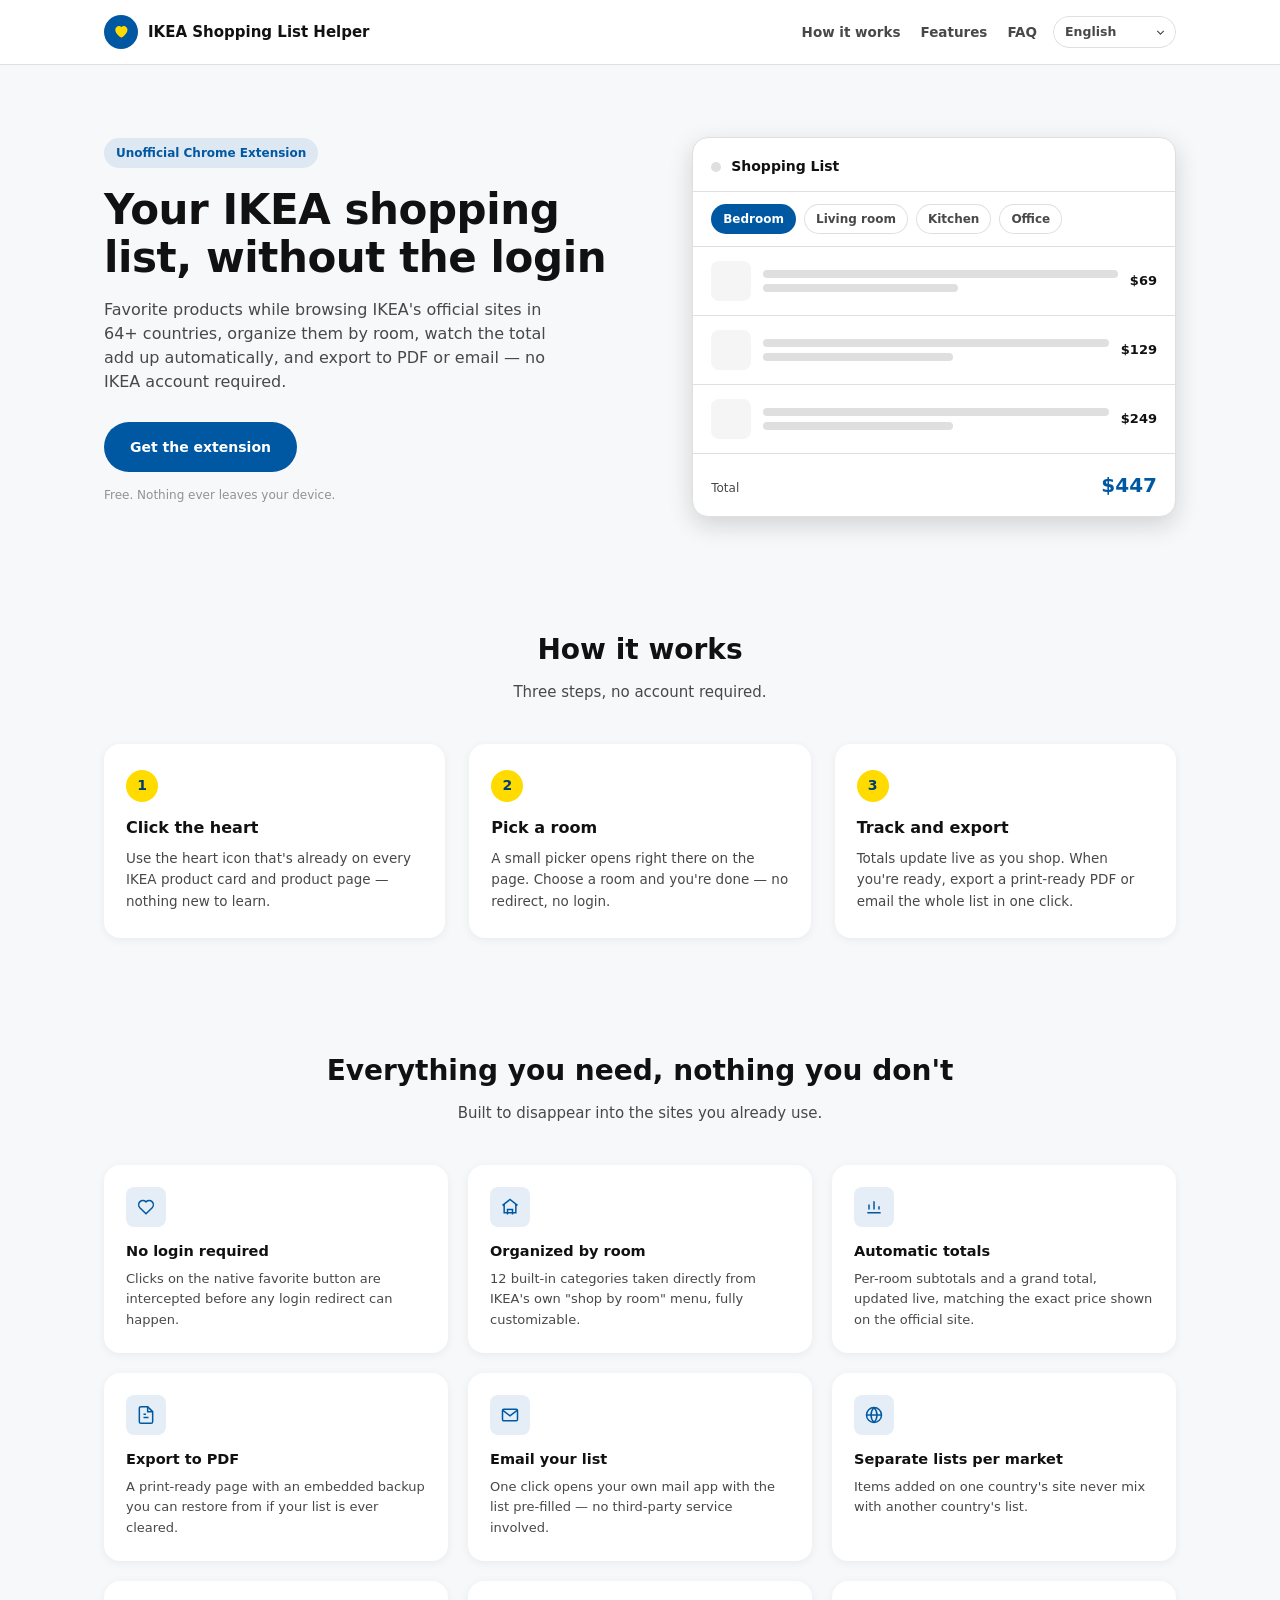
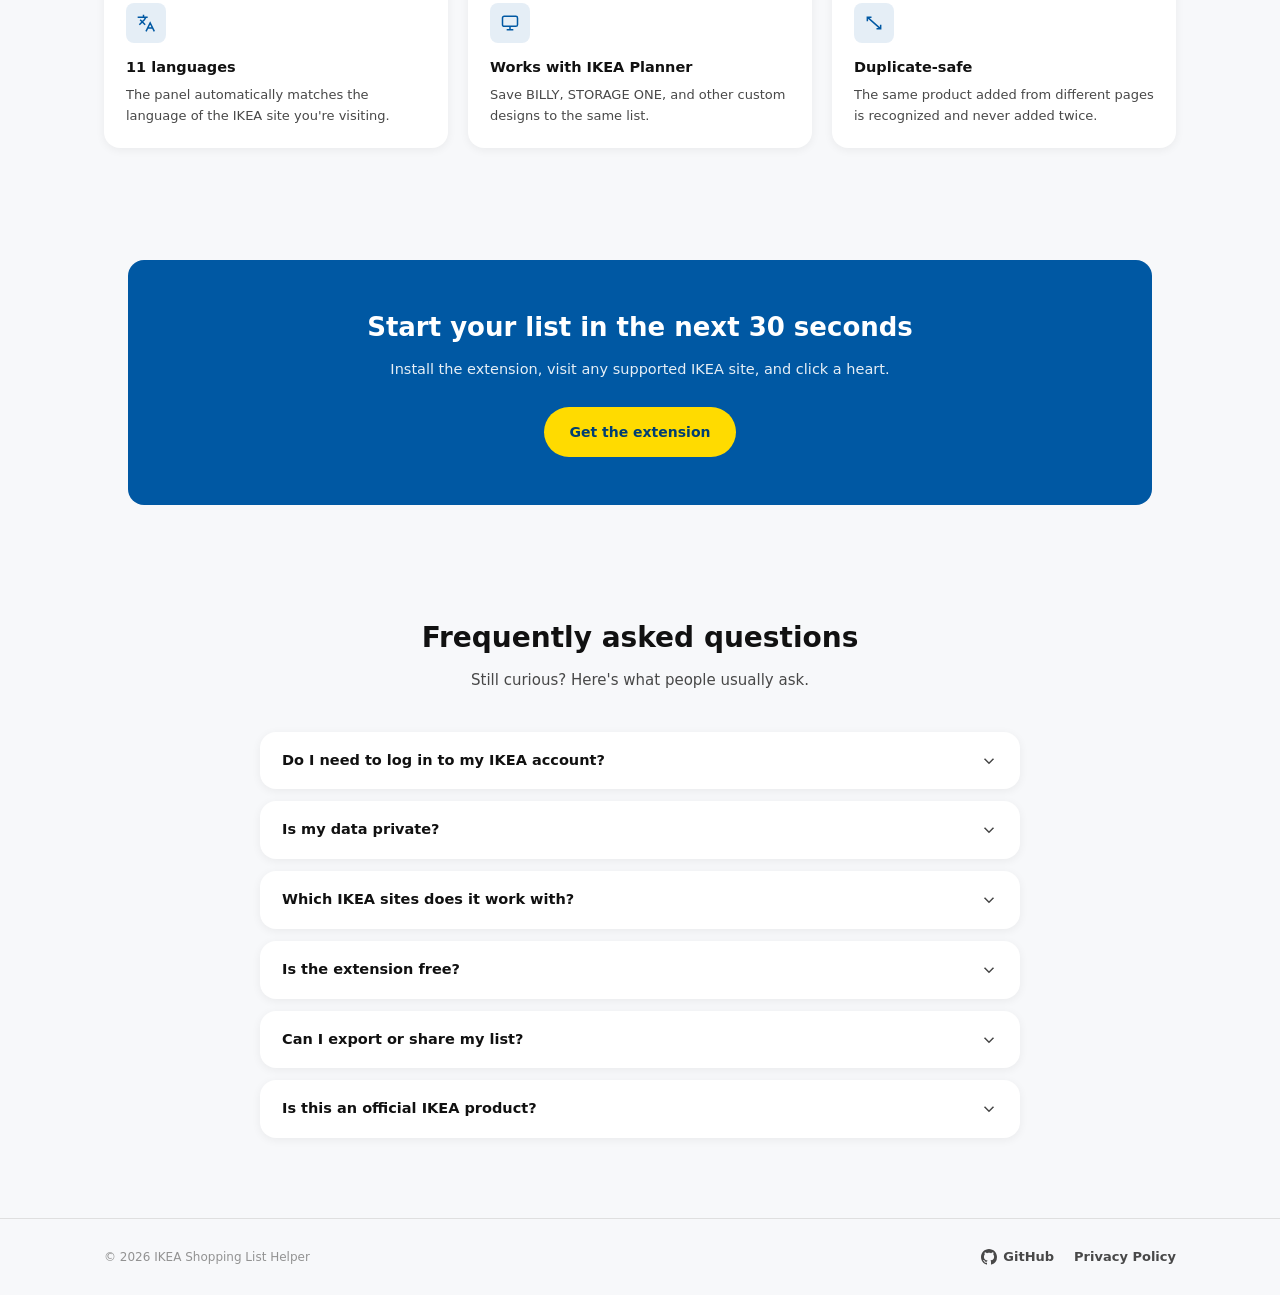
<file: index.html>
<!doctype html>
<html lang="en">
<head>
<meta charset="utf-8">
<meta name="viewport" content="width=device-width, initial-scale=1">
<script>if ("scrollRestoration" in history) history.scrollRestoration = "manual";</script>
<title>IKEA Shopping List Helper</title>
<meta name="description" content="Favorite IKEA products across 64+ countries without logging in, organize by room, auto-total costs, and export to PDF or email.">
<meta name="google-site-verification" content="q60w5BjT-oed-8P3S-0JFXrqnTQmU2LbyEefrPoQqEQ" />
<link rel="icon" href="favicon.svg" type="image/svg+xml">
<link rel="stylesheet" href="assets/style.css">
</head>
<body>

<header class="site-header">
  <div class="wrap">
    <a href="/" class="brand">
      <span class="brand-mark">
        <svg viewBox="0 0 24 24" fill="currentColor"><path d="M12.336 5.52C14.23 3.62 17.31 3.62 19.2 5.52c1 1 1.47 2.33 1.42 3.63-.01 3.06-2.2 5.72-4.13 7.5-1 .91-2 1.65-2.75 2.16l-1.24.83-1.24-.83c-.75-.51-1.75-1.25-2.75-2.16-1.93-1.78-4.12-4.44-4.13-7.5-.05-1.3.42-2.63 1.42-3.63 1.9-1.9 4.97-1.9 6.87 0l.34.34.33-.34z"/></svg>
      </span>
      <span class="brand-name">IKEA Shopping List Helper</span>
    </a>
    <div class="nav-spacer"></div>
    <nav class="nav-links">
      <a href="#how" data-i18n="nav.how">How it works</a>
      <a href="#features" data-i18n="nav.features">Features</a>
      <a href="#faq" data-i18n="nav.faq">FAQ</a>
    </nav>
    <select class="lang-select" id="langSelect" aria-label="Language"></select>
  </div>
</header>

<section class="hero">
  <div class="wrap">
    <div>
      <span class="eyebrow" data-i18n="hero.eyebrow">Unofficial Chrome Extension</span>
      <h1 data-i18n-html="hero.title">Your IKEA shopping list, without the login</h1>
      <p class="lead" data-i18n="hero.lead">Favorite products while browsing IKEA's official sites in 64+ countries, organize them by room, watch the total add up automatically, and export to PDF or email — no IKEA account required.</p>
      <div class="cta-row">
        <a class="btn btn-primary" href="https://chromewebstore.google.com/detail/ikea-shopping-list-helper/njccboeiabemaomjfapdeadpljljaicp" target="_blank" rel="noopener" data-i18n="hero.ctaPrimary">Get the extension</a>
      </div>
      <p class="fine-print" data-i18n="hero.finePrint">Free. Nothing ever leaves your device.</p>
    </div>
    <div class="mockup" aria-hidden="true">
      <div class="mockup-head">
        <span class="dot"></span>
        <strong data-i18n="mockup.title">Shopping List</strong>
      </div>
      <div class="mockup-chips">
        <span class="mockup-chip active">Bedroom</span>
        <span class="mockup-chip">Living room</span>
        <span class="mockup-chip">Kitchen</span>
        <span class="mockup-chip">Office</span>
      </div>
      <div class="mockup-row">
        <div class="mockup-thumb"></div>
        <div class="mockup-lines"><div class="mockup-line"></div><div class="mockup-line short"></div></div>
        <div class="mockup-price">$69</div>
      </div>
      <div class="mockup-row">
        <div class="mockup-thumb"></div>
        <div class="mockup-lines"><div class="mockup-line"></div><div class="mockup-line short"></div></div>
        <div class="mockup-price">$129</div>
      </div>
      <div class="mockup-row">
        <div class="mockup-thumb"></div>
        <div class="mockup-lines"><div class="mockup-line"></div><div class="mockup-line short"></div></div>
        <div class="mockup-price">$249</div>
      </div>
      <div class="mockup-foot">
        <span class="label" data-i18n="mockup.total">Total</span>
        <span class="value">$447</span>
      </div>
    </div>
  </div>
</section>

<section id="how">
  <div class="wrap">
    <div class="section-head">
      <h2 data-i18n="how.title">How it works</h2>
      <p data-i18n="how.lead">Three steps, no account required.</p>
    </div>
    <div class="steps">
      <div class="step">
        <div class="step-num">1</div>
        <h3 data-i18n="how.step1.title">Click the heart</h3>
        <p data-i18n="how.step1.desc">Use the heart icon that's already on every IKEA product card and product page — nothing new to learn.</p>
      </div>
      <div class="step">
        <div class="step-num">2</div>
        <h3 data-i18n="how.step2.title">Pick a room</h3>
        <p data-i18n="how.step2.desc">A small picker opens right there on the page. Choose a room and you're done — no redirect, no login.</p>
      </div>
      <div class="step">
        <div class="step-num">3</div>
        <h3 data-i18n="how.step3.title">Track and export</h3>
        <p data-i18n="how.step3.desc">Totals update live as you shop. When you're ready, export a print-ready PDF or email the whole list in one click.</p>
      </div>
    </div>
  </div>
</section>

<section id="features">
  <div class="wrap">
    <div class="section-head">
      <h2 data-i18n="features.title">Everything you need, nothing you don't</h2>
      <p data-i18n="features.lead">Built to disappear into the sites you already use.</p>
    </div>
    <div class="features-grid">
      <div class="feature">
        <div class="feature-icon"><svg viewBox="0 0 24 24"><path d="M12.34 5.52c1.9-1.9 4.97-1.9 6.87 0 2 2 2.1 5.2.2 7.32L12 20l-7.4-7.16c-1.9-2.12-1.8-5.32.2-7.32 1.9-1.9 4.97-1.9 6.87 0l.34.34.33-.34z"/></svg></div>
        <h3 data-i18n="features.noLogin.title">No login required</h3>
        <p data-i18n="features.noLogin.desc">Clicks on the native favorite button are intercepted before any login redirect can happen.</p>
      </div>
      <div class="feature">
        <div class="feature-icon"><svg viewBox="0 0 24 24"><path d="M3 10l9-7 9 7M5 9v10h14V9M9 21v-6h6v6"/></svg></div>
        <h3 data-i18n="features.rooms.title">Organized by room</h3>
        <p data-i18n="features.rooms.desc">12 built-in categories taken directly from IKEA's own "shop by room" menu, fully customizable.</p>
      </div>
      <div class="feature">
        <div class="feature-icon"><svg viewBox="0 0 24 24"><path d="M4 19h16M6 15V9m6 6V5m6 10v-4"/></svg></div>
        <h3 data-i18n="features.totals.title">Automatic totals</h3>
        <p data-i18n="features.totals.desc">Per-room subtotals and a grand total, updated live, matching the exact price shown on the official site.</p>
      </div>
      <div class="feature">
        <div class="feature-icon"><svg viewBox="0 0 24 24"><path d="M14 2H6a2 2 0 0 0-2 2v16a2 2 0 0 0 2 2h12a2 2 0 0 0 2-2V8z"/><path d="M14 2v6h6M9 15h6M9 11h3"/></svg></div>
        <h3 data-i18n="features.pdf.title">Export to PDF</h3>
        <p data-i18n="features.pdf.desc">A print-ready page with an embedded backup you can restore from if your list is ever cleared.</p>
      </div>
      <div class="feature">
        <div class="feature-icon"><svg viewBox="0 0 24 24"><rect x="3" y="5" width="18" height="14" rx="1.5"/><path d="M3.5 6.5L12 13l8.5-6.5"/></svg></div>
        <h3 data-i18n="features.email.title">Email your list</h3>
        <p data-i18n="features.email.desc">One click opens your own mail app with the list pre-filled — no third-party service involved.</p>
      </div>
      <div class="feature">
        <div class="feature-icon"><svg viewBox="0 0 24 24"><circle cx="12" cy="12" r="9"/><path d="M3 12h18M12 3a13 13 0 0 1 0 18M12 3a13 13 0 0 0 0 18"/></svg></div>
        <h3 data-i18n="features.markets.title">Separate lists per market</h3>
        <p data-i18n="features.markets.desc">Items added on one country's site never mix with another country's list.</p>
      </div>
      <div class="feature">
        <div class="feature-icon"><svg viewBox="0 0 24 24"><path d="M5 8l6 6M4 14l6-6 2-3M2 5h12M9 2v3M22 22l-5-10-5 10M14 18h6"/></svg></div>
        <h3 data-i18n="features.languages.title">11 languages</h3>
        <p data-i18n="features.languages.desc">The panel automatically matches the language of the IKEA site you're visiting.</p>
      </div>
      <div class="feature">
        <div class="feature-icon"><svg viewBox="0 0 24 24"><rect x="3" y="4" width="18" height="12" rx="2"/><path d="M8 20h8M12 16v4"/></svg></div>
        <h3 data-i18n="features.planner.title">Works with IKEA Planner</h3>
        <p data-i18n="features.planner.desc">Save BILLY, STORAGE ONE, and other custom designs to the same list.</p>
      </div>
      <div class="feature">
        <div class="feature-icon"><svg viewBox="0 0 24 24"><path d="M9 5H4v5M15 19h5v-5M4 5l16 14"/></svg></div>
        <h3 data-i18n="features.duplicate.title">Duplicate-safe</h3>
        <p data-i18n="features.duplicate.desc">The same product added from different pages is recognized and never added twice.</p>
      </div>
    </div>
  </div>
</section>

<section>
  <div class="wrap">
    <div class="cta-band">
      <div class="wrap">
        <h2 data-i18n="cta.title">Start your list in the next 30 seconds</h2>
        <p data-i18n="cta.lead">Install the extension, visit any supported IKEA site, and click a heart.</p>
        <div class="cta-row" style="justify-content:center">
          <a class="btn btn-primary" href="https://chromewebstore.google.com/detail/ikea-shopping-list-helper/njccboeiabemaomjfapdeadpljljaicp" target="_blank" rel="noopener" data-i18n="cta.primary">Get the extension</a>
        </div>
      </div>
    </div>
  </div>
</section>

<section id="faq">
  <div class="wrap">
    <div class="section-head">
      <h2 data-i18n="faq.title">Frequently asked questions</h2>
      <p data-i18n="faq.lead">Still curious? Here's what people usually ask.</p>
    </div>
    <div class="faq-list">
      <div class="faq-item">
        <button class="faq-q" type="button" aria-expanded="false" aria-controls="faq-a-1" id="faq-h-1">
          <span data-i18n="faq.q1.q">Do I need to log in to my IKEA account?</span>
          <svg class="faq-chevron" viewBox="0 0 24 24" fill="none" stroke="currentColor" stroke-width="2"><path d="M6 9l6 6 6-6"/></svg>
        </button>
        <div class="faq-a" id="faq-a-1" role="region" aria-labelledby="faq-h-1">
          <div class="faq-a-inner">
            <p data-i18n="faq.q1.a">No. The extension intercepts the native heart icon before any login redirect happens, so you can build your list without ever signing in.</p>
          </div>
        </div>
      </div>
      <div class="faq-item">
        <button class="faq-q" type="button" aria-expanded="false" aria-controls="faq-a-2" id="faq-h-2">
          <span data-i18n="faq.q2.q">Is my data private?</span>
          <svg class="faq-chevron" viewBox="0 0 24 24" fill="none" stroke="currentColor" stroke-width="2"><path d="M6 9l6 6 6-6"/></svg>
        </button>
        <div class="faq-a" id="faq-a-2" role="region" aria-labelledby="faq-h-2">
          <div class="faq-a-inner">
            <p data-i18n="faq.q2.a">Yes. Your list and settings are stored only in your own browser. Nothing is ever sent to the developer, IKEA, or any third party.</p>
          </div>
        </div>
      </div>
      <div class="faq-item">
        <button class="faq-q" type="button" aria-expanded="false" aria-controls="faq-a-3" id="faq-h-3">
          <span data-i18n="faq.q3.q">Which IKEA sites does it work with?</span>
          <svg class="faq-chevron" viewBox="0 0 24 24" fill="none" stroke="currentColor" stroke-width="2"><path d="M6 9l6 6 6-6"/></svg>
        </button>
        <div class="faq-a" id="faq-a-3" role="region" aria-labelledby="faq-h-3">
          <div class="faq-a-inner">
            <p data-i18n="faq.q3.a">Any of IKEA's official sites in 64+ countries.</p>
          </div>
        </div>
      </div>
      <div class="faq-item">
        <button class="faq-q" type="button" aria-expanded="false" aria-controls="faq-a-4" id="faq-h-4">
          <span data-i18n="faq.q4.q">Is the extension free?</span>
          <svg class="faq-chevron" viewBox="0 0 24 24" fill="none" stroke="currentColor" stroke-width="2"><path d="M6 9l6 6 6-6"/></svg>
        </button>
        <div class="faq-a" id="faq-a-4" role="region" aria-labelledby="faq-h-4">
          <div class="faq-a-inner">
            <p data-i18n="faq.q4.a">Yes, it's completely free to use.</p>
          </div>
        </div>
      </div>
      <div class="faq-item">
        <button class="faq-q" type="button" aria-expanded="false" aria-controls="faq-a-5" id="faq-h-5">
          <span data-i18n="faq.q5.q">Can I export or share my list?</span>
          <svg class="faq-chevron" viewBox="0 0 24 24" fill="none" stroke="currentColor" stroke-width="2"><path d="M6 9l6 6 6-6"/></svg>
        </button>
        <div class="faq-a" id="faq-a-5" role="region" aria-labelledby="faq-h-5">
          <div class="faq-a-inner">
            <p data-i18n="faq.q5.a">Yes — export a print-ready PDF or send the whole list by email in one click.</p>
          </div>
        </div>
      </div>
      <div class="faq-item">
        <button class="faq-q" type="button" aria-expanded="false" aria-controls="faq-a-6" id="faq-h-6">
          <span data-i18n="faq.q6.q">Is this an official IKEA product?</span>
          <svg class="faq-chevron" viewBox="0 0 24 24" fill="none" stroke="currentColor" stroke-width="2"><path d="M6 9l6 6 6-6"/></svg>
        </button>
        <div class="faq-a" id="faq-a-6" role="region" aria-labelledby="faq-h-6">
          <div class="faq-a-inner">
            <p data-i18n="faq.q6.a">No. It's an independently built, unofficial tool and isn't affiliated with, endorsed by, or connected to Inter IKEA Systems B.V.</p>
          </div>
        </div>
      </div>
    </div>
  </div>
</section>

<footer class="site-footer">
  <div class="wrap">
    <p class="footer-copyright">© <span id="copyrightYear"></span> IKEA Shopping List Helper</p>
    <div class="footer-links">
      <a class="footer-link" href="https://github.com/chienchitung/ikea-wishlist-extension" target="_blank" rel="noopener">
        <svg class="footer-link-icon" viewBox="0 0 16 16" fill="currentColor" aria-hidden="true"><path fill-rule="evenodd" d="M8 0C3.58 0 0 3.58 0 8c0 3.54 2.29 6.53 5.47 7.59.4.07.55-.17.55-.38 0-.19-.01-.82-.01-1.49-2.01.37-2.53-.49-2.69-.94-.09-.23-.48-.94-.82-1.13-.28-.15-.68-.52-.01-.53.63-.01 1.08.58 1.23.82.72 1.21 1.87.87 2.33.66.07-.52.28-.87.51-1.07-1.78-.2-3.64-.89-3.64-3.95 0-.87.31-1.59.82-2.15-.08-.2-.36-1.02.08-2.12 0 0 .67-.21 2.2.82.64-.18 1.32-.27 2-.27.68 0 1.36.09 2 .27 1.53-1.04 2.2-.82 2.2-.82.44 1.1.16 1.92.08 2.12.51.56.82 1.27.82 2.15 0 3.07-1.87 3.75-3.65 3.95.29.25.54.73.54 1.48 0 1.07-.01 1.93-.01 2.2 0 .21.15.46.55.38A8.013 8.013 0 0 0 16 8c0-4.42-3.58-8-8-8z"></path></svg>
        <span data-i18n="footer.github">GitHub</span>
      </a>
      <a class="footer-link" href="/privacy" data-i18n="footer.privacy">Privacy Policy</a>
    </div>
  </div>
</footer>

<script src="assets/i18n.js"></script>
<script src="assets/main.js"></script>
</body>
</html>
</file>
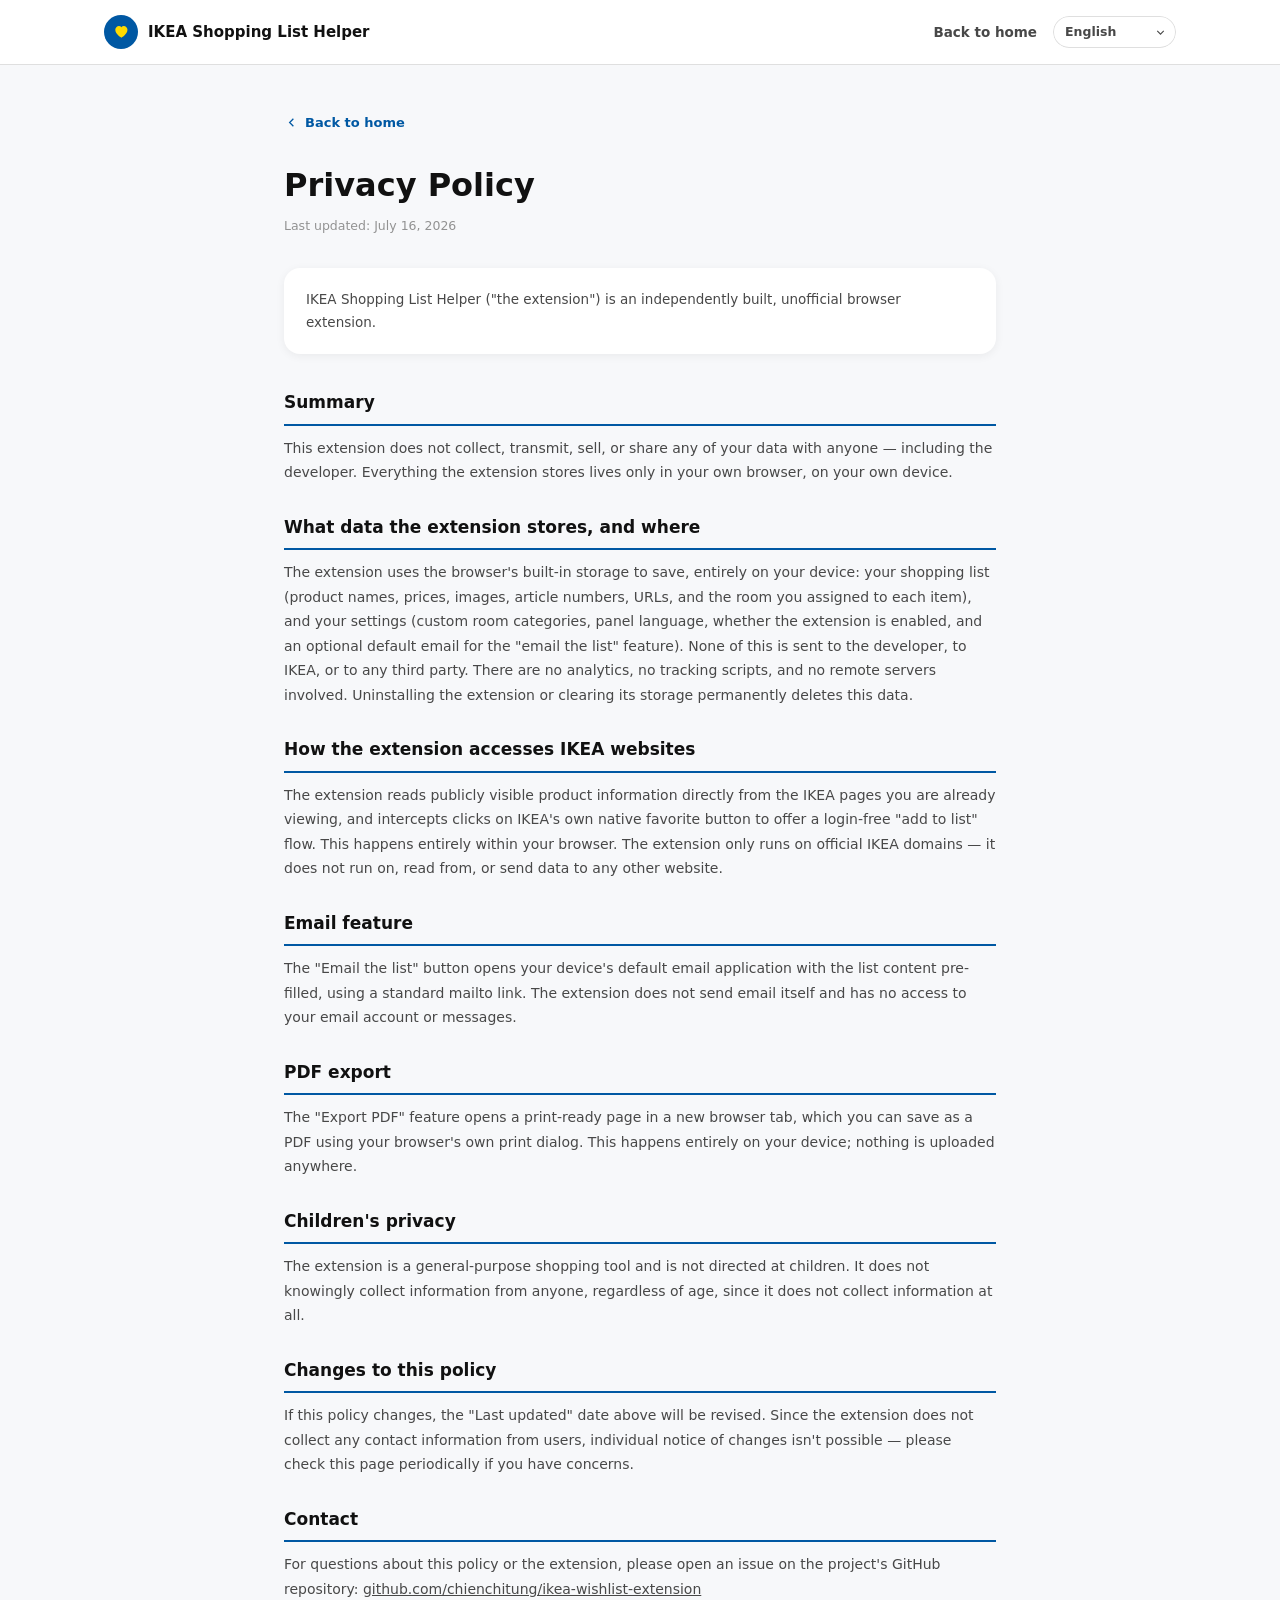
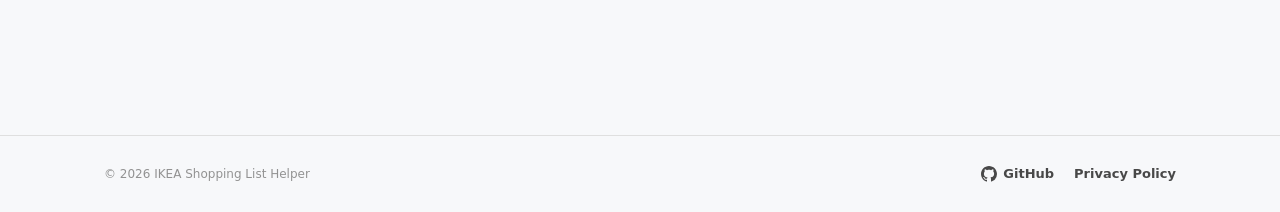
<file: privacy.html>
<!doctype html>
<html lang="en">
<head>
<meta charset="utf-8">
<meta name="viewport" content="width=device-width, initial-scale=1">
<script>if ("scrollRestoration" in history) history.scrollRestoration = "manual";</script>
<title>Privacy Policy — IKEA Shopping List Helper</title>
<meta name="description" content="Privacy policy for IKEA Shopping List Helper: no data is ever collected, transmitted, or sold.">
<meta name="google-site-verification" content="q60w5BjT-oed-8P3S-0JFXrqnTQmU2LbyEefrPoQqEQ" />
<link rel="icon" href="favicon.svg" type="image/svg+xml">
<link rel="stylesheet" href="assets/style.css">
</head>
<body>

<header class="site-header">
  <div class="wrap">
    <a href="/" class="brand">
      <span class="brand-mark">
        <svg viewBox="0 0 24 24" fill="currentColor"><path d="M12.336 5.52C14.23 3.62 17.31 3.62 19.2 5.52c1 1 1.47 2.33 1.42 3.63-.01 3.06-2.2 5.72-4.13 7.5-1 .91-2 1.65-2.75 2.16l-1.24.83-1.24-.83c-.75-.51-1.75-1.25-2.75-2.16-1.93-1.78-4.12-4.44-4.13-7.5-.05-1.3.42-2.63 1.42-3.63 1.9-1.9 4.97-1.9 6.87 0l.34.34.33-.34z"/></svg>
      </span>
      <span class="brand-name">IKEA Shopping List Helper</span>
    </a>
    <div class="nav-spacer"></div>
    <nav class="nav-links">
      <a href="/" data-i18n="privacy.backLink">Back to home</a>
    </nav>
    <select class="lang-select" id="langSelect" aria-label="Language"></select>
  </div>
</header>

<main class="legal">
  <div class="wrap">
    <a class="back-link" href="/">
      <svg viewBox="0 0 24 24" fill="none" stroke="currentColor" stroke-width="2"><path d="M15 18l-6-6 6-6"/></svg>
      <span data-i18n="privacy.backLink">Back to home</span>
    </a>
    <h1 data-i18n="privacy.title">Privacy Policy</h1>
    <p class="updated" data-i18n="privacy.updated">Last updated: July 16, 2026</p>
    <p class="intro" data-i18n="privacy.intro">IKEA Shopping List Helper ("the extension") is an independently built, unofficial browser extension.</p>

    <section>
      <h2 data-i18n="privacy.summary.title">Summary</h2>
      <p data-i18n="privacy.summary.body">This extension does not collect, transmit, sell, or share any of your data with anyone — including the developer. Everything the extension stores lives only in your own browser, on your own device.</p>
    </section>

    <section>
      <h2 data-i18n="privacy.storage.title">What data the extension stores, and where</h2>
      <p data-i18n="privacy.storage.body">The extension uses the browser's built-in storage to save, entirely on your device: your shopping list (product names, prices, images, article numbers, URLs, and the room you assigned to each item), and your settings (custom room categories, panel language, whether the extension is enabled, and an optional default email for the "email the list" feature). None of this is sent to the developer, to IKEA, or to any third party. There are no analytics, no tracking scripts, and no remote servers involved. Uninstalling the extension or clearing its storage permanently deletes this data.</p>
    </section>

    <section>
      <h2 data-i18n="privacy.access.title">How the extension accesses IKEA websites</h2>
      <p data-i18n="privacy.access.body">The extension reads publicly visible product information directly from the IKEA pages you are already viewing, and intercepts clicks on IKEA's own native favorite button to offer a login-free "add to list" flow. This happens entirely within your browser. The extension only runs on official IKEA domains — it does not run on, read from, or send data to any other website.</p>
    </section>

    <section>
      <h2 data-i18n="privacy.email.title">Email feature</h2>
      <p data-i18n="privacy.email.body">The "Email the list" button opens your device's default email application with the list content pre-filled, using a standard mailto link. The extension does not send email itself and has no access to your email account or messages.</p>
    </section>

    <section>
      <h2 data-i18n="privacy.pdf.title">PDF export</h2>
      <p data-i18n="privacy.pdf.body">The "Export PDF" feature opens a print-ready page in a new browser tab, which you can save as a PDF using your browser's own print dialog. This happens entirely on your device; nothing is uploaded anywhere.</p>
    </section>

    <section>
      <h2 data-i18n="privacy.children.title">Children's privacy</h2>
      <p data-i18n="privacy.children.body">The extension is a general-purpose shopping tool and is not directed at children. It does not knowingly collect information from anyone, regardless of age, since it does not collect information at all.</p>
    </section>

    <section>
      <h2 data-i18n="privacy.changes.title">Changes to this policy</h2>
      <p data-i18n="privacy.changes.body">If this policy changes, the "Last updated" date above will be revised. Since the extension does not collect any contact information from users, individual notice of changes isn't possible — please check this page periodically if you have concerns.</p>
    </section>

    <section>
      <h2 data-i18n="privacy.contact.title">Contact</h2>
      <p><span data-i18n="privacy.contact.body">For questions about this policy or the extension, please open an issue on the project's GitHub repository:</span> <a href="https://github.com/chienchitung/ikea-wishlist-extension" target="_blank" rel="noopener" data-i18n="privacy.contact.linkText">github.com/chienchitung/ikea-wishlist-extension</a></p>
    </section>
  </div>
</main>

<footer class="site-footer">
  <div class="wrap">
    <p class="footer-copyright">© <span id="copyrightYear"></span> IKEA Shopping List Helper</p>
    <div class="footer-links">
      <a class="footer-link" href="https://github.com/chienchitung/ikea-wishlist-extension" target="_blank" rel="noopener">
        <svg class="footer-link-icon" viewBox="0 0 16 16" fill="currentColor" aria-hidden="true"><path fill-rule="evenodd" d="M8 0C3.58 0 0 3.58 0 8c0 3.54 2.29 6.53 5.47 7.59.4.07.55-.17.55-.38 0-.19-.01-.82-.01-1.49-2.01.37-2.53-.49-2.69-.94-.09-.23-.48-.94-.82-1.13-.28-.15-.68-.52-.01-.53.63-.01 1.08.58 1.23.82.72 1.21 1.87.87 2.33.66.07-.52.28-.87.51-1.07-1.78-.2-3.64-.89-3.64-3.95 0-.87.31-1.59.82-2.15-.08-.2-.36-1.02.08-2.12 0 0 .67-.21 2.2.82.64-.18 1.32-.27 2-.27.68 0 1.36.09 2 .27 1.53-1.04 2.2-.82 2.2-.82.44 1.1.16 1.92.08 2.12.51.56.82 1.27.82 2.15 0 3.07-1.87 3.75-3.65 3.95.29.25.54.73.54 1.48 0 1.07-.01 1.93-.01 2.2 0 .21.15.46.55.38A8.013 8.013 0 0 0 16 8c0-4.42-3.58-8-8-8z"></path></svg>
        <span data-i18n="footer.github">GitHub</span>
      </a>
      <a class="footer-link" href="/privacy" data-i18n="footer.privacy">Privacy Policy</a>
    </div>
  </div>
</footer>

<script src="assets/i18n.js"></script>
<script src="assets/main.js"></script>
</body>
</html>
</file>
<file: assets/style.css>
/*
 * style.css — landing site shared styles.
 *
 * Design tokens are copied verbatim from the extension's own panel (content/panel.js,
 * the PANEL_CSS constant) so the marketing site and the actual product look like the
 * same thing, not a separately-designed wrapper around it. Colors/radii/shadows/font
 * stack are identical; only the page-level layout (nav, hero, sections) is new.
 *
 * No IKEA logo asset is used anywhere on this site (brand colors only — see the inline
 * heart mark in the header, which is this project's own icon, not IKEA's trademark).
 */

:root {
  color-scheme: light;
  --ikea-blue: #0058A3;
  --ikea-blue-hover: #004F93;
  --ikea-blue-press: #003E72;
  --ikea-yellow: #FFDB00;
  --ink: #111111;
  --ink-secondary: #484848;
  --ink-disabled: #929292;
  --border-disabled: #DFDFDF;
  --surface: #FFFFFF;
  --surface-alt: #F7F8FA;
  --surface-hover: #F5F5F5;
  --offer-red: #CC0008;
  --success: #0A8A00;
  --pill: 999px;
  --radius-md: 8px;
  --radius-lg: 16px;
  --shadow-pop: 0 8px 24px rgba(17, 17, 17, .16);
  --shadow-soft: 0 2px 10px rgba(17, 17, 17, .06);
  --ease: cubic-bezier(.4, 0, .2, 1);
  --max-width: 1120px;
}

* { box-sizing: border-box; }
html { scroll-behavior: smooth; }
body {
  margin: 0;
  background: var(--surface-alt);
  color: var(--ink);
  font-family: "Noto IKEA Latin", "Noto Sans", "Noto Sans TC", "Noto Sans SC", "Roboto", "Open Sans", system-ui, sans-serif;
  font-variant-numeric: tabular-nums;
  line-height: 1.5;
  -webkit-font-smoothing: antialiased;
  overflow-wrap: break-word;
}
img, svg { display: block; max-width: 100%; }
a { color: inherit; }
button { font: inherit; }

.wrap { max-width: var(--max-width); margin: 0 auto; padding: 0 24px; }

/* ---- header / nav ---- */
.site-header {
  position: sticky; top: 0; z-index: 20;
  background: color-mix(in srgb, var(--surface) 92%, transparent);
  backdrop-filter: blur(8px);
  border-bottom: 1px solid var(--border-disabled);
}
.site-header .wrap { display: flex; align-items: center; gap: 16px; height: 64px; }
.brand { display: flex; align-items: center; gap: 10px; text-decoration: none; color: var(--ink); font-weight: 800; font-size: 15px; min-width: 0; }
.brand-mark {
  width: 34px; height: 34px; border-radius: var(--pill); background: var(--ikea-blue);
  display: flex; align-items: center; justify-content: center; flex: none;
}
.brand-mark svg { width: 18px; height: 18px; fill: var(--ikea-yellow); }
.brand-name { white-space: nowrap; overflow: hidden; text-overflow: ellipsis; min-width: 0; }
.nav-spacer { flex: 1; }
.nav-links { display: flex; align-items: center; gap: 20px; }
.nav-links a { text-decoration: none; font-size: 13.5px; font-weight: 600; color: var(--ink-secondary); }
.nav-links a:hover { color: var(--ink); }
.lang-select {
  all: unset; box-sizing: border-box; font-size: 12.5px; font-weight: 600; color: var(--ink-secondary);
  padding: 7px 30px 7px 12px; border-radius: var(--pill); box-shadow: inset 0 0 0 1px var(--border-disabled);
  cursor: pointer; background: var(--surface) url('data:image/svg+xml;utf8,<svg xmlns="http://www.w3.org/2000/svg" viewBox="0 0 24 24" fill="none" stroke="%23484848" stroke-width="2"><path d="M6 9l6 6 6-6"/></svg>') no-repeat right 9px center / 13px;
  flex: none; min-width: 0; max-width: 100%; overflow: hidden; text-overflow: ellipsis; white-space: nowrap;
}
.lang-select:hover { box-shadow: inset 0 0 0 1px var(--ink-secondary); }

/* ---- buttons ---- */
.btn {
  display: inline-flex; align-items: center; justify-content: center; gap: 8px;
  height: 50px; padding: 0 26px; border-radius: var(--pill); font-size: 14px; font-weight: 700;
  cursor: pointer; text-decoration: none; border: none; transition: transform .2s var(--ease), background .15s, box-shadow .15s;
  white-space: nowrap;
}
.btn:active { transform: scale(.97); }
.btn svg { width: 18px; height: 18px; flex: none; }
.btn-primary { background: var(--ikea-blue); color: #fff; }
.btn-primary:hover { background: var(--ikea-blue-hover); }
.btn-primary:active { background: var(--ikea-blue-press); }
.btn-outline { background: transparent; color: var(--ink); box-shadow: inset 0 0 0 1.5px var(--border-disabled); }
.btn-outline:hover { box-shadow: inset 0 0 0 1.5px var(--ink-secondary); }
.btn-sm { height: 38px; padding: 0 16px; font-size: 12.5px; }

/* ---- hero ---- */
.hero { padding: 72px 0 56px; }
.hero .wrap { display: grid; grid-template-columns: minmax(0, 1.1fr) minmax(0, 1fr); gap: 56px; align-items: center; }
.eyebrow {
  display: inline-flex; align-items: center; gap: 6px; font-size: 12px; font-weight: 700;
  color: var(--ikea-blue); background: color-mix(in srgb, var(--ikea-blue) 10%, transparent);
  padding: 6px 12px; border-radius: var(--pill); margin-bottom: 18px;
}
.hero h1 { font-size: 42px; line-height: 1.15; margin: 0 0 16px; letter-spacing: -.01em; }
.hero p.lead { font-size: 16px; color: var(--ink-secondary); margin: 0 0 28px; max-width: 46ch; }
.hero .cta-row { display: flex; flex-wrap: wrap; gap: 12px; align-items: center; margin-bottom: 14px; }
.hero .fine-print { font-size: 12px; color: var(--ink-disabled); }

/* ---- panel mockup (decorative, mirrors the real extension UI) ---- */
.mockup { background: var(--surface); border-radius: var(--radius-lg); box-shadow: var(--shadow-pop); overflow: hidden; border: 1px solid var(--border-disabled); }
.mockup-head { padding: 18px 18px 14px; border-bottom: 1px solid var(--border-disabled); display: flex; align-items: center; gap: 10px; }
.mockup-head .dot { width: 10px; height: 10px; border-radius: 50%; background: var(--border-disabled); }
.mockup-head strong { font-size: 14px; }
.mockup-chips { display: flex; gap: 8px; padding: 12px 18px; overflow: hidden; border-bottom: 1px solid var(--border-disabled); }
.mockup-chip { flex: none; font-size: 12px; font-weight: 600; padding: 6px 12px; border-radius: var(--pill); box-shadow: inset 0 0 0 1px var(--border-disabled); color: var(--ink-secondary); }
.mockup-chip.active { background: var(--ikea-blue); color: #fff; box-shadow: none; }
.mockup-row { display: flex; gap: 12px; align-items: center; padding: 14px 18px; border-bottom: 1px solid var(--border-disabled); }
.mockup-thumb { width: 40px; height: 40px; border-radius: var(--radius-md); background: var(--surface-hover); flex: none; }
.mockup-lines { flex: 1; display: flex; flex-direction: column; gap: 6px; }
.mockup-line { height: 8px; border-radius: 4px; background: var(--border-disabled); }
.mockup-line.short { width: 55%; }
.mockup-price { font-size: 13px; font-weight: 700; color: var(--ink); flex: none; }
.mockup-foot { padding: 16px 18px; display: flex; justify-content: space-between; align-items: baseline; }
.mockup-foot .label { font-size: 12px; color: var(--ink-secondary); }
.mockup-foot .value { font-size: 20px; font-weight: 800; color: var(--ikea-blue); }

/* ---- sections ---- */
section { padding: 56px 0; }
.section-head { text-align: center; max-width: 640px; margin: 0 auto 40px; }
.section-head h2 { font-size: 28px; margin: 0 0 10px; }
.section-head p { font-size: 15px; color: var(--ink-secondary); margin: 0; }

/* how it works */
.steps { display: grid; grid-template-columns: repeat(3, 1fr); gap: 24px; }
.step { background: var(--surface); border-radius: var(--radius-lg); padding: 26px 22px; box-shadow: var(--shadow-soft); }
.step-num {
  width: 32px; height: 32px; border-radius: var(--pill); background: var(--ikea-yellow); color: var(--ikea-blue-press);
  font-weight: 800; font-size: 14px; display: flex; align-items: center; justify-content: center; margin-bottom: 14px;
}
.step h3 { font-size: 16px; margin: 0 0 8px; }
.step p { font-size: 13.5px; color: var(--ink-secondary); margin: 0; line-height: 1.6; }

/* features */
.features-grid { display: grid; grid-template-columns: repeat(3, 1fr); gap: 20px; }
.feature { background: var(--surface); border-radius: var(--radius-lg); padding: 22px; box-shadow: var(--shadow-soft); }
.feature-icon {
  width: 40px; height: 40px; border-radius: var(--radius-md); background: color-mix(in srgb, var(--ikea-blue) 10%, transparent);
  display: flex; align-items: center; justify-content: center; margin-bottom: 14px;
}
.feature-icon svg { width: 20px; height: 20px; stroke: var(--ikea-blue); fill: none; stroke-width: 1.8; }
.feature h3 { font-size: 14.5px; margin: 0 0 6px; }
.feature p { font-size: 13px; color: var(--ink-secondary); margin: 0; line-height: 1.6; }

/* faq */
.faq-list { display: flex; flex-direction: column; gap: 12px; max-width: 760px; margin: 0 auto; }
.faq-item { background: var(--surface); border-radius: var(--radius-lg); box-shadow: var(--shadow-soft); overflow: hidden; }
.faq-q {
  width: 100%; display: flex; align-items: center; justify-content: space-between; gap: 16px;
  background: none; border: none; text-align: left; cursor: pointer; color: var(--ink);
  padding: 18px 22px; font-size: 14.5px; font-weight: 700;
}
.faq-q:hover { background: var(--surface-hover); }
.faq-chevron { width: 18px; height: 18px; flex: none; stroke: var(--ink-secondary); transition: transform .25s var(--ease); }
.faq-item.open .faq-chevron { transform: rotate(180deg); }
.faq-a { display: grid; grid-template-rows: 0fr; transition: grid-template-rows .28s var(--ease); }
.faq-item.open .faq-a { grid-template-rows: 1fr; }
.faq-a-inner { overflow: hidden; }
.faq-a-inner p { margin: 0; padding: 0 22px 18px; font-size: 13.5px; color: var(--ink-secondary); line-height: 1.7; }

/* cta band */
.cta-band { background: var(--ikea-blue); color: #fff; text-align: center; border-radius: var(--radius-lg); margin: 0 24px; padding: 48px 24px; }
.cta-band .wrap { max-width: 640px; padding: 0; }
.cta-band h2 { font-size: 26px; margin: 0 0 12px; }
.cta-band p { font-size: 14.5px; opacity: .9; margin: 0 0 26px; }
.cta-band .btn-primary { background: var(--ikea-yellow); color: var(--ikea-blue-press); }
.cta-band .btn-primary:hover { background: #ffe233; }
.cta-band .btn-outline { box-shadow: inset 0 0 0 1.5px rgba(255, 255, 255, .5); color: #fff; }
.cta-band .btn-outline:hover { box-shadow: inset 0 0 0 1.5px #fff; }

/* ---- footer ---- */
.site-footer { border-top: 1px solid var(--border-disabled); padding: 28px 0; margin-top: 24px; }
.site-footer .wrap { display: flex; flex-wrap: wrap; gap: 16px; align-items: center; justify-content: space-between; }
.footer-copyright { font-size: 12px; color: var(--ink-disabled); margin: 0; }
.footer-links { display: flex; gap: 20px; flex-wrap: wrap; }
.footer-link { display: inline-flex; align-items: center; gap: 6px; text-decoration: none; font-size: 13px; font-weight: 600; color: var(--ink-secondary); }
.footer-link:hover { color: var(--ink); }
.footer-link-icon { width: 16px; height: 16px; flex: none; }

/* ---- privacy page ---- */
.legal { padding: 48px 0 80px; }
.legal .wrap { max-width: 760px; }
.legal h1 { font-size: 32px; margin: 0 0 6px; }
.legal .updated { font-size: 12.5px; color: var(--ink-disabled); margin: 0 0 32px; }
.legal .intro { background: var(--surface); border-radius: var(--radius-lg); padding: 20px 22px; box-shadow: var(--shadow-soft); font-size: 13.5px; color: var(--ink-secondary); margin-bottom: 36px; line-height: 1.7; }
.legal section { padding: 0; margin-bottom: 30px; }
.legal h2 { font-size: 17px; margin: 0 0 10px; padding-bottom: 8px; border-bottom: 2px solid var(--ikea-blue); }
.legal p { font-size: 14px; color: var(--ink-secondary); line-height: 1.75; margin: 0; }
.back-link { display: inline-flex; align-items: center; gap: 6px; font-size: 13px; font-weight: 700; color: var(--ikea-blue); text-decoration: none; margin-bottom: 28px; }
.back-link:hover { text-decoration: underline; }
.back-link svg { width: 15px; height: 15px; }

/* ---- responsive ---- */
@media (max-width: 860px) {
  .hero .wrap { grid-template-columns: minmax(0, 1fr); }
  .hero { padding: 44px 0 40px; text-align: center; }
  .hero .cta-row, .hero .fine-print { justify-content: center; }
  .hero p.lead { margin-left: auto; margin-right: auto; }
  .steps, .features-grid { grid-template-columns: 1fr; }
  .nav-links a { display: none; }
  .hero h1 { font-size: 32px; }
  .lang-select { max-width: 120px; }
}

@media (max-width: 480px) {
  .brand { font-size: 12px; }
  .brand-name { max-width: 34vw; }
  .lang-select { max-width: 96px; }
}
</file>
